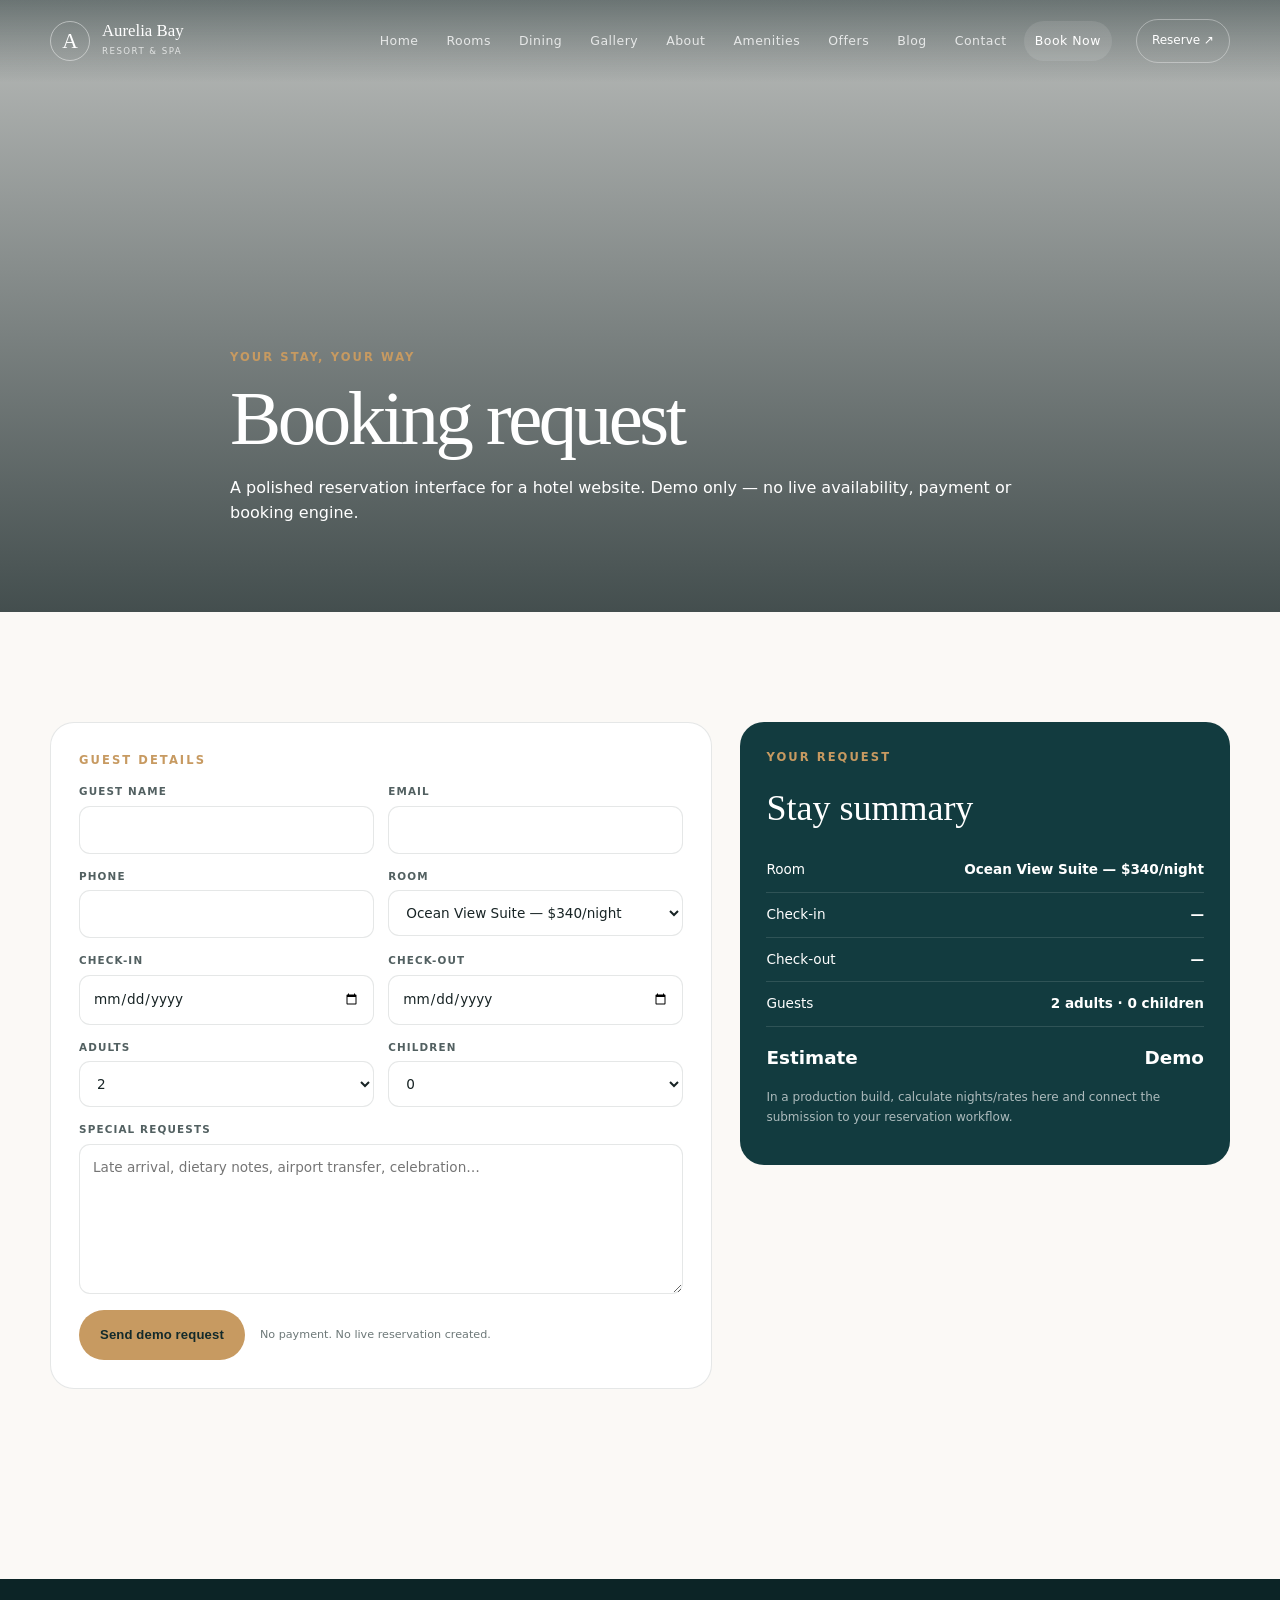
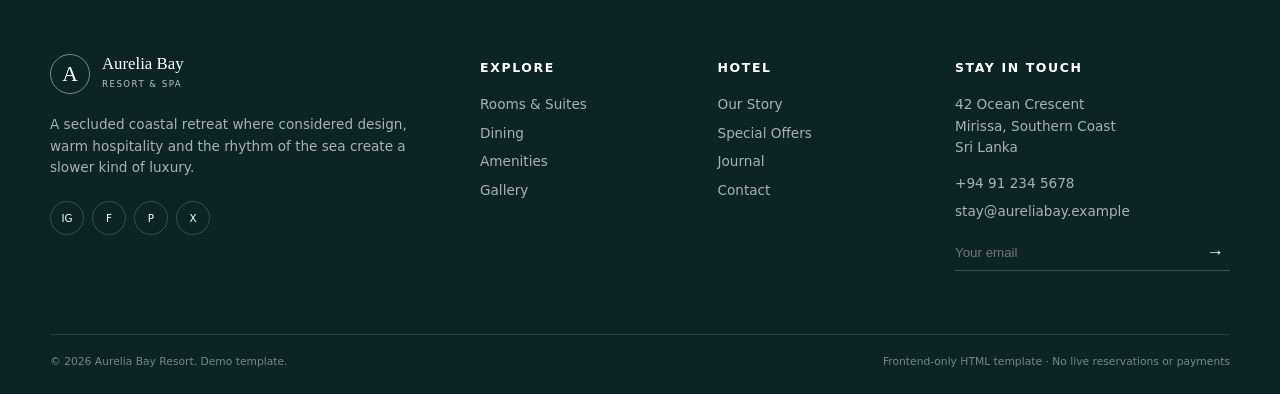
<file: booking.html>
<!doctype html>
<html lang="en">
<head>
<meta charset="utf-8">
<meta name="viewport" content="width=device-width, initial-scale=1">
<title>Booking Request · Aurelia Bay Resort</title>
<meta name="description" content="Send a reservation request to Aurelia Bay Resort using this frontend-only booking UI.">
<meta property="og:title" content="Booking Request · Aurelia Bay Resort">
<meta property="og:description" content="Send a reservation request to Aurelia Bay Resort using this frontend-only booking UI.">
<meta property="og:type" content="website">
<meta property="og:image" content="https://images.unsplash.com/photo-1564501049412-61c2a3083791?auto=format&fit=crop&w=2200&q=85">
<meta name="theme-color" content="#123b3f">
<link rel="preconnect" href="https://images.unsplash.com">
<link rel="stylesheet" href="css/style.css">
<link rel="stylesheet" href="css/responsive.css">

</head>
<body>
<a class="skip-link" href="#main-content">Skip to content</a>
<header class="site-header" id="siteHeader">
  <div class="container nav-wrap">
    <a class="brand" href="index.html" aria-label="Aurelia Bay Resort home"><span class="brand-mark">A</span><span><strong>Aurelia Bay</strong><small>RESORT &amp; SPA</small></span></a>
    <button class="nav-toggle" type="button" aria-expanded="false" aria-controls="primaryNav" aria-label="Open navigation"><span></span><span></span><span></span></button>
    <nav class="primary-nav" id="primaryNav" aria-label="Primary navigation"><a class="nav-link " href="index.html">Home</a>
<a class="nav-link " href="rooms.html">Rooms</a>
<a class="nav-link " href="dining.html">Dining</a>
<a class="nav-link " href="gallery.html">Gallery</a>
<a class="nav-link " href="about.html">About</a>
<a class="nav-link " href="amenities.html">Amenities</a>
<a class="nav-link " href="offers.html">Offers</a>
<a class="nav-link " href="blog.html">Blog</a>
<a class="nav-link " href="contact.html">Contact</a>
<a class="nav-link is-active" href="booking.html">Book Now</a></nav>
    <a class="header-cta" href="booking.html">Reserve <span aria-hidden="true">↗</span></a>
  </div>
</header>
<main id="main-content">
<section class="page-hero" style="--hero-image:url('https://images.unsplash.com/photo-1590490360182-c33d57733427?auto=format&fit=crop&w=1200&q=80')"><div class="container page-hero-content"><p class="eyebrow reveal">Your stay, your way</p><h1 class="display reveal">Booking request</h1><p class="hero-copy reveal">A polished reservation interface for a hotel website. Demo only — no live availability, payment or booking engine.</p></div></section>
<section class="section"><div class="container booking-layout"><div class="form-card"><p class="eyebrow">Guest details</p><form data-booking-form><div class="form-grid"><div class="field"><label for="gname">Guest name</label><input id="gname" name="guestname" required autocomplete="name"></div><div class="field"><label for="gemail">Email</label><input id="gemail" name="email" type="email" required autocomplete="email"></div><div class="field"><label for="gphone">Phone</label><input id="gphone" name="phone" type="tel" required autocomplete="tel"></div><div class="field"><label for="room">Room</label><select id="room" name="room" required><option value="Ocean View Suite">Ocean View Suite — $340/night</option><option value="Garden King">Garden King — $245/night</option><option value="Lagoon Pool Villa">Lagoon Pool Villa — $420/night</option><option value="Family Residence">Family Residence — $395/night</option></select></div><div class="field"><label for="bci">Check-in</label><input id="bci" type="date" name="checkin" required></div><div class="field"><label for="bco">Check-out</label><input id="bco" type="date" name="checkout" required></div><div class="field"><label for="bad">Adults</label><select id="bad" name="adults"><option>2</option><option>1</option><option>3</option><option>4</option></select></div><div class="field"><label for="bch">Children</label><select id="bch" name="children"><option>0</option><option>1</option><option>2</option><option>3</option></select></div><div class="field full"><label for="requests">Special requests</label><textarea id="requests" name="requests" placeholder="Late arrival, dietary notes, airport transfer, celebration…"></textarea></div></div><div class="form-actions"><button class="btn btn-gold" type="submit">Send demo request</button><span class="helper">No payment. No live reservation created.</span></div></form></div><aside class="summary-card"><p class="eyebrow">Your request</p><h2 style="font-family:Georgia,serif;font-size:2.25rem;font-weight:500;margin:0 0 10px">Stay summary</h2><div class="summary-row"><span>Room</span><strong data-summary-room>Ocean View Suite — $340/night</strong></div><div class="summary-row"><span>Check-in</span><strong data-summary-checkin>—</strong></div><div class="summary-row"><span>Check-out</span><strong data-summary-checkout>—</strong></div><div class="summary-row"><span>Guests</span><strong data-summary-guests>2 adults · 0 children</strong></div><div class="summary-total"><span>Estimate</span><span>Demo</span></div><p style="color:rgba(255,255,255,.65);font-size:.75rem;margin-top:16px">In a production build, calculate nights/rates here and connect the submission to your reservation workflow.</p></aside></div></section><div class="modal" data-booking-modal role="dialog" aria-modal="true" aria-labelledby="bookingConfirmTitle"><div class="modal-card"><div class="modal-icon">✓</div><p class="eyebrow" style="margin-top:18px">Request received</p><h2 id="bookingConfirmTitle" style="font-family:Georgia,serif;font-size:2.4rem;font-weight:500;line-height:1.05;margin:0 0 10px">Your demo request is ready.</h2><p class="muted">This template intentionally stops here. Connect the form to email, a CRM or a real reservation backend for production use.</p><button class="btn" data-modal-close type="button" style="margin-top:10px">Close</button></div></div>
</main>
<footer class="site-footer">
  <div class="container footer-grid">
    <div>
      <a class="brand footer-brand" href="index.html"><span class="brand-mark">A</span><span><strong>Aurelia Bay</strong><small>RESORT &amp; SPA</small></span></a>
      <p class="footer-lead">A secluded coastal retreat where considered design, warm hospitality and the rhythm of the sea create a slower kind of luxury.</p>
      <div class="socials" aria-label="Social media">
        <a href="#" aria-label="Instagram">ig</a><a href="#" aria-label="Facebook">f</a><a href="#" aria-label="Pinterest">p</a><a href="#" aria-label="X">x</a>
      </div>
    </div>
    <div><h3>Explore</h3><a href="rooms.html">Rooms &amp; Suites</a><a href="dining.html">Dining</a><a href="amenities.html">Amenities</a><a href="gallery.html">Gallery</a></div>
    <div><h3>Hotel</h3><a href="about.html">Our Story</a><a href="offers.html">Special Offers</a><a href="blog.html">Journal</a><a href="contact.html">Contact</a></div>
    <div><h3>Stay in touch</h3><p class="footer-contact">42 Ocean Crescent<br>Mirissa, Southern Coast<br>Sri Lanka</p><a href="tel:+94912345678">+94 91 234 5678</a><a href="mailto:stay@aureliabay.example">stay@aureliabay.example</a><form class="mini-newsletter" data-newsletter><label class="sr-only" for="footerEmail">Email address</label><input id="footerEmail" type="email" placeholder="Your email" required><button type="submit" aria-label="Subscribe">→</button></form><p class="form-status" aria-live="polite"></p></div>
  </div>
  <div class="container footer-bottom"><span>© <span data-year></span> Aurelia Bay Resort. Demo template.</span><span>Frontend-only HTML template · No live reservations or payments</span></div>
</footer>
<button class="back-top" type="button" aria-label="Back to top">↑</button>
<div class="toast" role="status" aria-live="polite"></div>
<script src="js/script.js" defer></script>
</body>
</html>
</file>
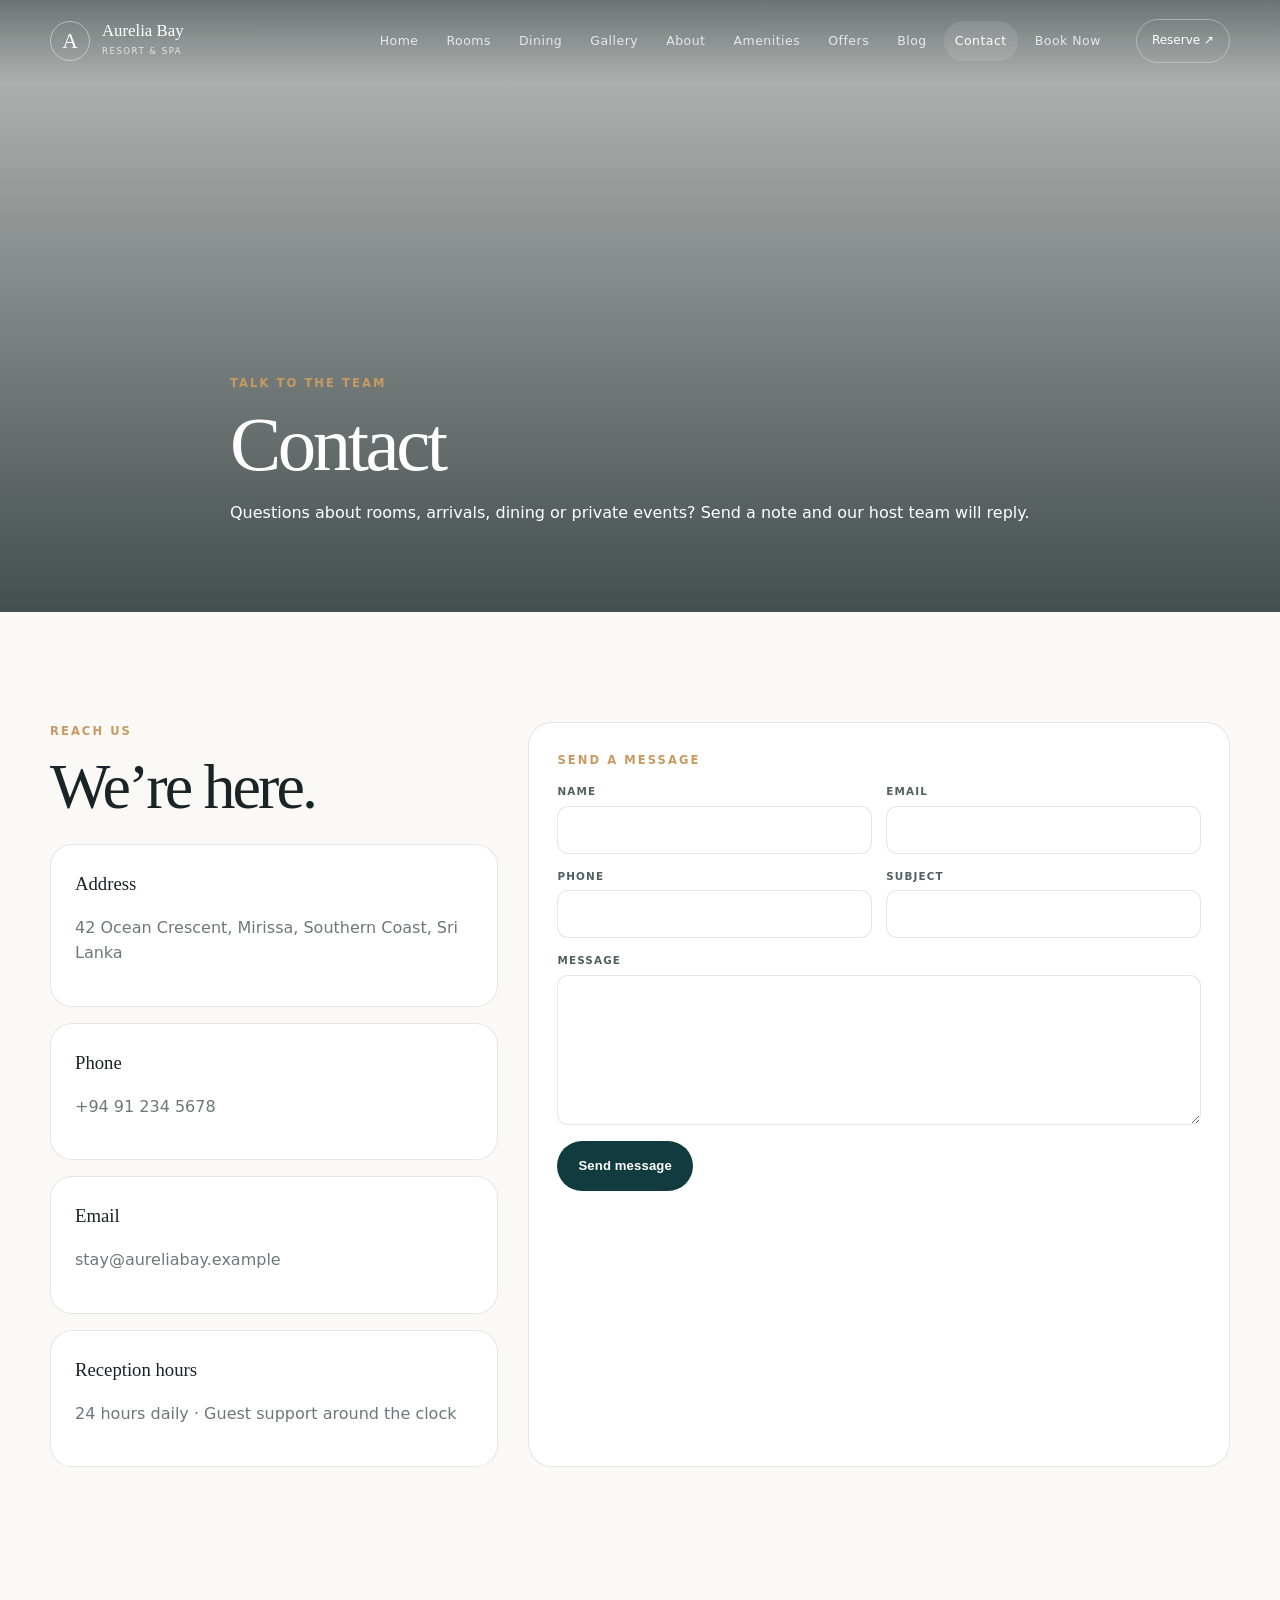
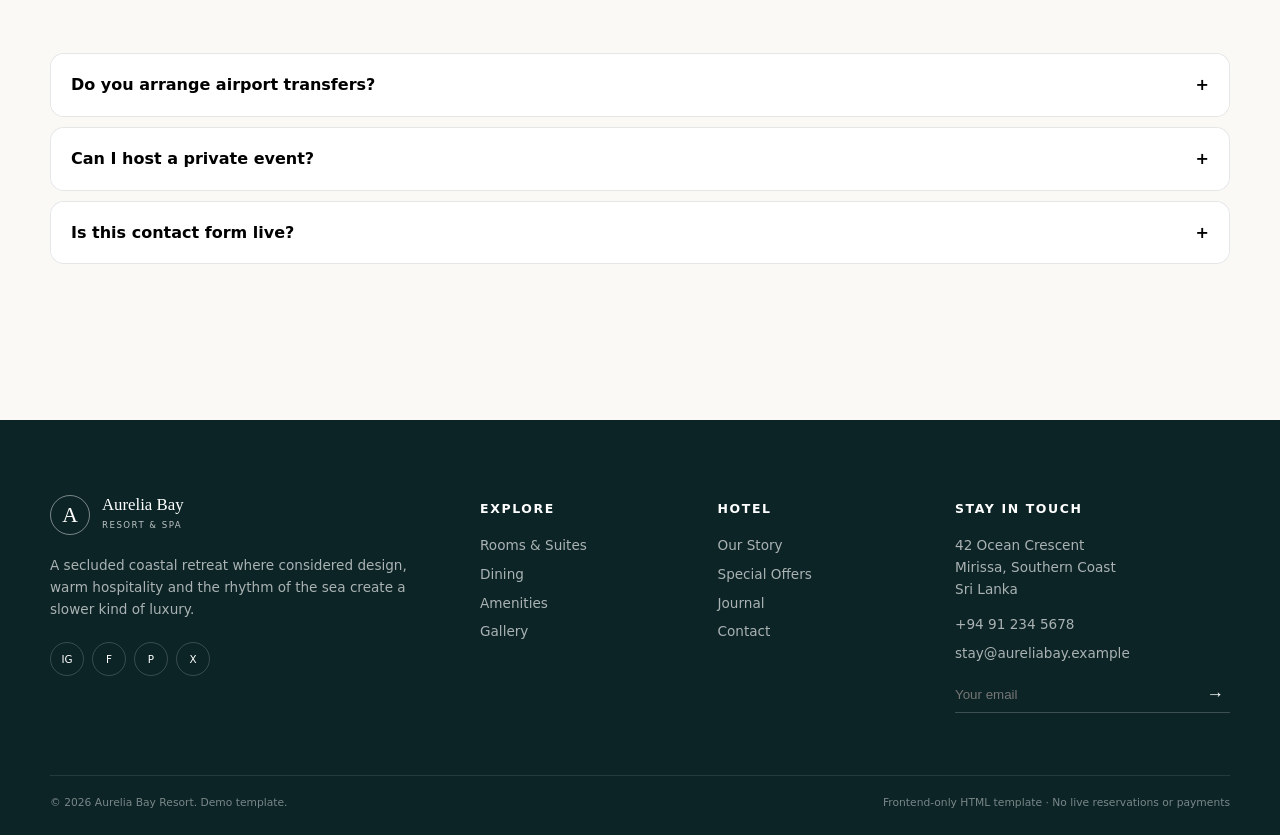
<file: contact.html>
<!doctype html>
<html lang="en">
<head>
<meta charset="utf-8">
<meta name="viewport" content="width=device-width, initial-scale=1">
<title>Contact · Aurelia Bay Resort</title>
<meta name="description" content="Contact Aurelia Bay Resort for stays, transfers, private events and general enquiries.">
<meta property="og:title" content="Contact · Aurelia Bay Resort">
<meta property="og:description" content="Contact Aurelia Bay Resort for stays, transfers, private events and general enquiries.">
<meta property="og:type" content="website">
<meta property="og:image" content="https://images.unsplash.com/photo-1564501049412-61c2a3083791?auto=format&fit=crop&w=2200&q=85">
<meta name="theme-color" content="#123b3f">
<link rel="preconnect" href="https://images.unsplash.com">
<link rel="stylesheet" href="css/style.css">
<link rel="stylesheet" href="css/responsive.css">

</head>
<body>
<a class="skip-link" href="#main-content">Skip to content</a>
<header class="site-header" id="siteHeader">
  <div class="container nav-wrap">
    <a class="brand" href="index.html" aria-label="Aurelia Bay Resort home"><span class="brand-mark">A</span><span><strong>Aurelia Bay</strong><small>RESORT &amp; SPA</small></span></a>
    <button class="nav-toggle" type="button" aria-expanded="false" aria-controls="primaryNav" aria-label="Open navigation"><span></span><span></span><span></span></button>
    <nav class="primary-nav" id="primaryNav" aria-label="Primary navigation"><a class="nav-link " href="index.html">Home</a>
<a class="nav-link " href="rooms.html">Rooms</a>
<a class="nav-link " href="dining.html">Dining</a>
<a class="nav-link " href="gallery.html">Gallery</a>
<a class="nav-link " href="about.html">About</a>
<a class="nav-link " href="amenities.html">Amenities</a>
<a class="nav-link " href="offers.html">Offers</a>
<a class="nav-link " href="blog.html">Blog</a>
<a class="nav-link is-active" href="contact.html">Contact</a>
<a class="nav-link " href="booking.html">Book Now</a></nav>
    <a class="header-cta" href="booking.html">Reserve <span aria-hidden="true">↗</span></a>
  </div>
</header>
<main id="main-content">
<section class="page-hero" style="--hero-image:url('https://images.unsplash.com/photo-1497366754035-f200968a6e72?auto=format&fit=crop&w=1200&q=80')"><div class="container page-hero-content"><p class="eyebrow reveal">Talk to the team</p><h1 class="display reveal">Contact</h1><p class="hero-copy reveal">Questions about rooms, arrivals, dining or private events? Send a note and our host team will reply.</p></div></section>
<section class="section"><div class="container contact-layout"><div><p class="eyebrow">Reach us</p><h2 class="display" style="font-size:clamp(2.8rem,5vw,4.7rem)">We’re here.</h2><div class="contact-stack" style="margin-top:24px"><div class="contact-card"><h3>Address</h3><p class="muted">42 Ocean Crescent, Mirissa, Southern Coast, Sri Lanka</p></div><div class="contact-card"><h3>Phone</h3><p class="muted">+94 91 234 5678</p></div><div class="contact-card"><h3>Email</h3><p class="muted">stay@aureliabay.example</p></div><div class="contact-card"><h3>Reception hours</h3><p class="muted">24 hours daily · Guest support around the clock</p></div></div></div><div class="form-card"><p class="eyebrow">Send a message</p><form data-contact-form><div class="form-grid"><div class="field"><label for="name">Name</label><input id="name" name="name" autocomplete="name" required></div><div class="field"><label for="email">Email</label><input id="email" name="email" type="email" autocomplete="email" required></div><div class="field"><label for="phone">Phone</label><input id="phone" name="phone" type="tel" autocomplete="tel"></div><div class="field"><label for="subject">Subject</label><input id="subject" name="subject" required></div><div class="field full"><label for="message">Message</label><textarea id="message" name="message" required></textarea></div></div><div class="form-actions"><button class="btn" type="submit">Send message</button><span class="form-status" data-contact-status aria-live="polite"></span></div></form></div></div></section>
<section class="section tight"><div class="container"><div class="faq"><article class="faq-item"><button class="faq-q" type="button" aria-expanded="false">Do you arrange airport transfers?<span>+</span></button><div class="faq-a"><p>Yes. Request a private transfer when booking or message the host team before arrival.</p></div></article><article class="faq-item"><button class="faq-q" type="button" aria-expanded="false">Can I host a private event?<span>+</span></button><div class="faq-a"><p>Small celebrations, dinners and retreats can be arranged around the restaurant and event spaces.</p></div></article><article class="faq-item"><button class="faq-q" type="button" aria-expanded="false">Is this contact form live?<span>+</span></button><div class="faq-a"><p>No. This marketplace template includes frontend validation only. Connect it to your preferred email/form service before launch.</p></div></article></div></div></section>
</main>
<footer class="site-footer">
  <div class="container footer-grid">
    <div>
      <a class="brand footer-brand" href="index.html"><span class="brand-mark">A</span><span><strong>Aurelia Bay</strong><small>RESORT &amp; SPA</small></span></a>
      <p class="footer-lead">A secluded coastal retreat where considered design, warm hospitality and the rhythm of the sea create a slower kind of luxury.</p>
      <div class="socials" aria-label="Social media">
        <a href="#" aria-label="Instagram">ig</a><a href="#" aria-label="Facebook">f</a><a href="#" aria-label="Pinterest">p</a><a href="#" aria-label="X">x</a>
      </div>
    </div>
    <div><h3>Explore</h3><a href="rooms.html">Rooms &amp; Suites</a><a href="dining.html">Dining</a><a href="amenities.html">Amenities</a><a href="gallery.html">Gallery</a></div>
    <div><h3>Hotel</h3><a href="about.html">Our Story</a><a href="offers.html">Special Offers</a><a href="blog.html">Journal</a><a href="contact.html">Contact</a></div>
    <div><h3>Stay in touch</h3><p class="footer-contact">42 Ocean Crescent<br>Mirissa, Southern Coast<br>Sri Lanka</p><a href="tel:+94912345678">+94 91 234 5678</a><a href="mailto:stay@aureliabay.example">stay@aureliabay.example</a><form class="mini-newsletter" data-newsletter><label class="sr-only" for="footerEmail">Email address</label><input id="footerEmail" type="email" placeholder="Your email" required><button type="submit" aria-label="Subscribe">→</button></form><p class="form-status" aria-live="polite"></p></div>
  </div>
  <div class="container footer-bottom"><span>© <span data-year></span> Aurelia Bay Resort. Demo template.</span><span>Frontend-only HTML template · No live reservations or payments</span></div>
</footer>
<button class="back-top" type="button" aria-label="Back to top">↑</button>
<div class="toast" role="status" aria-live="polite"></div>
<script src="js/script.js" defer></script>
</body>
</html>
</file>
<file: css/style.css>
:root{--primary:#123b3f;--primary-2:#1c5051;--accent:#c79a61;--accent-2:#e2c397;--sand:#f5efe7;--paper:#fbf9f6;--ink:#182425;--muted:#6d7878;--white:#fff;--border:rgba(24,36,37,.11);--radius:22px;--radius-sm:14px;--shadow:0 18px 50px rgba(12,31,32,.10);--container:1180px;--ease:cubic-bezier(.2,.75,.2,1)}
*{box-sizing:border-box}html{scroll-behavior:smooth}body{margin:0;background:var(--paper);color:var(--ink);font-family:Inter,ui-sans-serif,system-ui,-apple-system,BlinkMacSystemFont,"Segoe UI",sans-serif;line-height:1.6}img{max-width:100%;display:block}a{color:inherit;text-decoration:none}.container{width:min(100% - 40px,var(--container));margin-inline:auto}.sr-only,.skip-link{position:absolute;width:1px;height:1px;padding:0;margin:-1px;overflow:hidden;clip:rect(0,0,0,0);white-space:nowrap;border:0}.skip-link:focus{width:auto;height:auto;margin:0;clip:auto;padding:10px 14px;left:14px;top:14px;background:#fff;z-index:9999;border-radius:8px}.display{font-family:Georgia,serif;font-weight:500;letter-spacing:-.045em;line-height:1.02;font-size:clamp(2.9rem,6vw,6.5rem);margin:0}.eyebrow{text-transform:uppercase;letter-spacing:.18em;font-size:.72rem;color:var(--accent);font-weight:800;margin:0 0 14px}.muted{color:var(--muted)}.section{padding:110px 0}.section.tight{padding:76px 0}.section-head{display:flex;justify-content:space-between;gap:24px;align-items:flex-end;margin-bottom:40px}.section-head h2{font-family:Georgia,serif;font-weight:500;font-size:clamp(2rem,4vw,3.7rem);line-height:1.05;letter-spacing:-.04em;margin:.1em 0 0}.section-head p{max-width:520px;color:var(--muted);margin:0}.site-header{position:fixed;inset:0 0 auto;z-index:1000;transition:.35s ease;background:linear-gradient(180deg,rgba(8,26,27,.45),transparent)}.site-header.scrolled{background:rgba(12,32,33,.96);backdrop-filter:blur(18px);box-shadow:0 12px 40px rgba(0,0,0,.12)}.nav-wrap{min-height:82px;display:flex;align-items:center;gap:24px}.brand{display:flex;align-items:center;gap:12px;color:#fff;min-width:max-content}.brand-mark{width:40px;height:40px;border:1px solid rgba(255,255,255,.45);border-radius:50%;display:grid;place-items:center;font-family:Georgia,serif;font-size:1.35rem}.brand strong{display:block;font-family:Georgia,serif;font-size:1.05rem;font-weight:500;line-height:1}.brand small{display:block;font-size:.54rem;letter-spacing:.17em;margin-top:5px;opacity:.72}.primary-nav{display:flex;align-items:center;gap:6px;margin-left:auto}.nav-link{color:rgba(255,255,255,.78);padding:10px 11px;border-radius:999px;font-size:.78rem;letter-spacing:.04em;transition:.25s ease}.nav-link:hover,.nav-link.is-active{color:#fff;background:rgba(255,255,255,.1)}.header-cta{border:1px solid rgba(255,255,255,.35);color:#fff;border-radius:999px;padding:11px 15px;font-size:.75rem;white-space:nowrap}.header-cta:hover{background:#fff;color:var(--primary)}.nav-toggle{display:none;margin-left:auto;border:0;background:transparent;color:#fff;width:46px;height:46px;border-radius:50%}.nav-toggle span{display:block;width:20px;height:1px;background:currentColor;margin:5px auto}.hero{min-height:100svh;color:#fff;position:relative;display:grid;align-items:end;padding:150px 0 70px;background:linear-gradient(180deg,rgba(6,21,22,.30),rgba(6,21,22,.72)),url('https://images.unsplash.com/photo-1564501049412-61c2a3083791?auto=format&fit=crop&w=2200&q=85') center/cover}.hero-content{max-width:880px}.hero .hero-copy{max-width:640px;font-size:1.1rem;color:rgba(255,255,255,.82);margin:20px 0 28px}.hero-actions{display:flex;gap:12px;flex-wrap:wrap}.btn{display:inline-flex;align-items:center;justify-content:center;gap:10px;border:1px solid transparent;min-height:50px;padding:0 20px;border-radius:999px;background:var(--primary);color:#fff;font-weight:700;font-size:.82rem;letter-spacing:.01em;transition:transform .25s ease,box-shadow .25s ease,background .25s ease}.btn:hover{transform:translateY(-2px);box-shadow:0 14px 30px rgba(14,50,51,.18)}.btn.btn-light{background:#fff;color:var(--primary)}.btn.btn-outline{background:transparent;border-color:rgba(255,255,255,.45);color:#fff}.btn.btn-gold{background:var(--accent);color:#132a2b}.btn-small{min-height:42px;padding-inline:16px;font-size:.75rem}.booking-shell{position:relative;margin-top:-55px;z-index:10}.booking-box{background:rgba(255,255,255,.96);backdrop-filter:blur(20px);border:1px solid rgba(255,255,255,.6);border-radius:20px;box-shadow:0 20px 60px rgba(13,38,39,.18);padding:18px}.booking-grid{display:grid;grid-template-columns:1.15fr 1.15fr .75fr .75fr 1fr auto;gap:10px}.field{display:flex;flex-direction:column;gap:6px}.field label{font-size:.65rem;letter-spacing:.11em;text-transform:uppercase;font-weight:800;color:#526061}.field input,.field select,.field textarea{width:100%;border:1px solid var(--border);background:#fff;color:var(--ink);border-radius:11px;padding:12px 13px;min-height:46px;font:inherit;font-size:.85rem;outline:none}.field input:focus,.field select:focus,.field textarea:focus{border-color:var(--primary-2);box-shadow:0 0 0 3px rgba(28,80,81,.1)}.booking-box .btn{margin-top:24px;min-height:46px}.split{display:flex;justify-content:space-between;gap:16px;align-items:start}.price{font-size:1.05rem;font-weight:800;color:var(--primary);white-space:nowrap}.price small{font-weight:500;color:var(--muted);font-size:.7rem}.intro-grid{display:grid;grid-template-columns:1fr 1fr;gap:70px;align-items:center}.intro-media{border-radius:28px;overflow:hidden;box-shadow:var(--shadow)}.intro-media img{width:100%;aspect-ratio:4/4.8;object-fit:cover}.copy-lg{font-family:Georgia,serif;font-size:clamp(1.7rem,3vw,2.6rem);line-height:1.25;letter-spacing:-.03em;margin:0 0 22px}.copy{color:var(--muted);max-width:650px}.text-link{display:inline-flex;align-items:center;gap:9px;font-size:.8rem;font-weight:800;color:var(--primary);margin-top:8px}.text-link:hover{gap:13px}.rooms-grid{display:grid;grid-template-columns:repeat(3,1fr);gap:22px}.room-card,.offer-card,.blog-card,.icon-card,.menu-card,.contact-card{background:#fff;border:1px solid var(--border);border-radius:var(--radius);overflow:hidden}.media-wrap{position:relative;overflow:hidden}.media-wrap img{width:100%;aspect-ratio:1.35;object-fit:cover;transition:transform .6s var(--ease)}.room-card:hover img,.offer-card:hover img,.blog-card:hover img{transform:scale(1.045)}.media-tag{position:absolute;top:14px;left:14px;background:rgba(255,255,255,.88);backdrop-filter:blur(8px);padding:6px 9px;border-radius:999px;font-size:.62rem;text-transform:uppercase;letter-spacing:.09em;font-weight:800}.room-card-body,.offer-body,.blog-body{padding:20px}.room-card h3,.offer-card h3,.blog-card h3,.icon-card h3,.menu-card h3{font-family:Georgia,serif;font-weight:500;margin:0;font-size:1.35rem;line-height:1.1}.room-card-body p,.offer-body p,.blog-body p,.icon-card p,.menu-card p{color:var(--muted);font-size:.86rem;margin:10px 0 14px}.meta-list{display:flex;flex-wrap:wrap;gap:8px;margin-bottom:18px}.meta-list span{font-size:.68rem;background:var(--sand);border-radius:999px;padding:5px 8px;color:#586263}.card-actions{display:flex;justify-content:space-between;align-items:center;gap:14px;border-top:1px solid var(--border);padding-top:15px}.amenities-grid{display:grid;grid-template-columns:repeat(4,1fr);gap:18px}.icon-card{padding:22px}.icon-badge{width:44px;height:44px;border-radius:13px;background:var(--sand);display:grid;place-items:center;color:var(--primary);font-weight:800;font-size:1.05rem;margin-bottom:16px}.icon-card h3{font-size:1.1rem}.dining-band{background:var(--primary);color:#fff;border-radius:34px;padding:60px;display:grid;grid-template-columns:1.1fr .9fr;gap:45px;align-items:center;overflow:hidden}.dining-band .copy{color:rgba(255,255,255,.7)}.dining-images{display:grid;grid-template-columns:1fr 1fr;gap:12px}.dining-images img{width:100%;height:220px;object-fit:cover;border-radius:18px}.dining-images img:first-child{grid-column:span 2;height:275px}.offer-grid{display:grid;grid-template-columns:repeat(3,1fr);gap:20px}.offer-card img{aspect-ratio:1.3;object-fit:cover}.offer-body .offer-price{font-size:1.25rem;font-weight:800;color:var(--primary);margin-top:4px}.offer-meta{font-size:.7rem;color:var(--muted);letter-spacing:.06em;text-transform:uppercase}.gallery-preview{display:grid;grid-template-columns:1.15fr .85fr .85fr;grid-template-rows:220px 220px;gap:12px}.gallery-preview a{display:block;border-radius:17px;overflow:hidden;position:relative}.gallery-preview a:first-child{grid-row:span 2}.gallery-preview a img{width:100%;height:100%;object-fit:cover;transition:.5s ease}.gallery-preview a:hover img{transform:scale(1.045)}.testimonial-wrap{position:relative;overflow:hidden}.testimonial-track{display:flex;transition:transform .5s var(--ease)}.testimonial{min-width:100%;background:#fff;border:1px solid var(--border);border-radius:26px;padding:36px}.stars{color:var(--accent);letter-spacing:.15em}.testimonial blockquote{font-family:Georgia,serif;font-size:clamp(1.35rem,3vw,2.2rem);line-height:1.3;margin:18px 0 22px;max-width:900px}.slider-controls{display:flex;gap:8px}.slider-controls button{width:42px;height:42px;border-radius:50%;border:1px solid var(--border);background:#fff;cursor:pointer}.location-grid{display:grid;grid-template-columns:.8fr 1.2fr;gap:22px}.contact-stack{display:grid;gap:16px}.contact-card{padding:24px}.contact-card h3{font-family:Georgia,serif;margin:0 0 8px;font-weight:500}.map-placeholder{min-height:420px;border-radius:28px;background:linear-gradient(135deg,#dbe6df,#bdd3d0 45%,#dfe0d6);position:relative;overflow:hidden;border:1px solid var(--border)}.map-placeholder:before{content:"";position:absolute;inset:0;background-image:linear-gradient(rgba(255,255,255,.24) 1px,transparent 1px),linear-gradient(90deg,rgba(255,255,255,.24) 1px,transparent 1px);background-size:42px 42px;transform:rotate(4deg) scale(1.15)}.map-pin{position:absolute;inset:50% auto auto 50%;transform:translate(-50%,-50%);width:64px;height:64px;border-radius:50% 50% 50% 0;rotate:-45deg;background:var(--primary);box-shadow:0 16px 30px rgba(0,0,0,.15)}.map-pin span{position:absolute;inset:13px;background:#fff;border-radius:50%}.newsletter{background:var(--sand);padding:50px;border-radius:30px;display:flex;align-items:center;justify-content:space-between;gap:28px}.newsletter-form{display:flex;gap:8px;min-width:min(100%,450px)}.newsletter-form input{flex:1;min-height:48px;border-radius:999px;border:1px solid var(--border);padding:0 16px;font:inherit}.site-footer{margin-top:80px;background:#0c2426;color:#fff;padding:75px 0 24px}.footer-grid{display:grid;grid-template-columns:1.4fr .7fr .7fr 1fr;gap:45px}.footer-brand{margin-bottom:20px}.footer-lead,.footer-contact,.site-footer a:not(.brand){color:rgba(255,255,255,.65);font-size:.85rem}.footer-grid h3{font-size:.78rem;letter-spacing:.13em;text-transform:uppercase;margin:4px 0 16px}.footer-grid>div:not(:first-child) a{display:block;margin:7px 0}.socials{display:flex;gap:8px;margin-top:22px}.socials a{display:grid!important;place-items:center;width:34px;height:34px;border-radius:50%;border:1px solid rgba(255,255,255,.18);color:#fff!important;text-transform:uppercase;font-size:.65rem!important}.mini-newsletter{display:flex;margin-top:12px;border-bottom:1px solid rgba(255,255,255,.2)}.mini-newsletter input{flex:1;background:transparent;border:0;color:#fff;outline:0;padding:10px 0}.mini-newsletter button{background:transparent;border:0;color:#fff;font-size:1.1rem;cursor:pointer}.footer-bottom{border-top:1px solid rgba(255,255,255,.1);margin-top:50px;padding-top:18px;display:flex;justify-content:space-between;gap:15px;font-size:.67rem;color:rgba(255,255,255,.45)}.page-hero{min-height:68vh;display:grid;align-items:end;color:#fff;background:linear-gradient(180deg,rgba(6,21,22,.26),rgba(6,21,22,.75)),var(--hero-image) center/cover;padding:150px 0 70px}.page-hero-content{max-width:820px}.filter-bar{display:flex;gap:10px;align-items:center;flex-wrap:wrap;padding:16px;border:1px solid var(--border);background:#fff;border-radius:18px;box-shadow:0 8px 30px rgba(0,0,0,.04);margin-bottom:26px}.filter-bar select{min-height:42px;border:1px solid var(--border);background:#fff;border-radius:999px;padding:0 13px;color:var(--ink);font:inherit;font-size:.8rem}.filter-note{margin-left:auto;color:var(--muted);font-size:.76rem}.gallery-grid{columns:3 280px;column-gap:14px}.gallery-item{break-inside:avoid;margin:0 0 14px;position:relative}.gallery-item img{width:100%;border-radius:18px;cursor:pointer}.gallery-item figcaption{position:absolute;left:12px;bottom:12px;padding:5px 8px;background:rgba(0,0,0,.48);color:#fff;border-radius:999px;font-size:.62rem;backdrop-filter:blur(5px)}.category-pills{display:flex;flex-wrap:wrap;gap:9px;margin-bottom:28px}.pill{border:1px solid var(--border);background:#fff;border-radius:999px;padding:9px 14px;font-size:.75rem;cursor:pointer}.pill.is-active,.pill:hover{background:var(--primary);color:#fff;border-color:var(--primary)}.lightbox{position:fixed;inset:0;background:rgba(7,20,21,.92);display:none;align-items:center;justify-content:center;z-index:2000;padding:24px}.lightbox.is-open{display:flex}.lightbox img{max-width:min(92vw,1200px);max-height:86vh;object-fit:contain;border-radius:16px}.lightbox-close{position:absolute;top:20px;right:20px;width:46px;height:46px;border-radius:50%;border:1px solid rgba(255,255,255,.25);background:rgba(255,255,255,.08);color:#fff;font-size:1.4rem}.details-grid{display:grid;grid-template-columns:1.15fr .85fr;gap:45px;align-items:start}.gallery-main{border-radius:24px;overflow:hidden}.gallery-main img{width:100%;aspect-ratio:1.35;object-fit:cover}.thumb-row{display:grid;grid-template-columns:repeat(4,1fr);gap:8px;margin-top:8px}.thumb-row button{padding:0;border:0;background:none;cursor:pointer;border-radius:10px;overflow:hidden}.thumb-row img{aspect-ratio:1.4;object-fit:cover}.sticky-card{position:sticky;top:112px}.spec-grid{display:grid;grid-template-columns:repeat(2,1fr);gap:10px;margin:20px 0}.spec{background:var(--sand);padding:12px;border-radius:12px}.spec b{display:block;font-size:.7rem;text-transform:uppercase;letter-spacing:.09em;color:var(--muted);margin-bottom:3px}.details-card{background:#fff;border:1px solid var(--border);border-radius:22px;padding:26px}.details-card h2{font-family:Georgia,serif;font-size:2.5rem;font-weight:500;line-height:1.04;letter-spacing:-.04em;margin:0}.details-card hr{border:0;border-top:1px solid var(--border);margin:22px 0}.check-list{display:grid;grid-template-columns:repeat(2,1fr);gap:10px;padding:0;margin:0;list-style:none}.check-list li:before{content:'✓';color:var(--accent);margin-right:8px}.availability{display:grid;grid-template-columns:1fr 1fr;gap:10px}.menu-grid{display:grid;grid-template-columns:repeat(3,1fr);gap:18px}.menu-card{padding:0}.menu-card img{aspect-ratio:1.25;object-fit:cover}.menu-card .menu-info{padding:18px}.menu-card .menu-price{font-weight:800;color:var(--primary)}.about-story{display:grid;grid-template-columns:.95fr 1.05fr;gap:55px;align-items:center}.about-story img{border-radius:26px;aspect-ratio:1.05;object-fit:cover}.timeline{border-left:1px solid var(--border);padding-left:26px;display:grid;gap:24px}.timeline article{position:relative}.timeline article:before{content:"";position:absolute;left:-31px;top:9px;width:9px;height:9px;border-radius:50%;background:var(--accent)}.timeline h3{font-family:Georgia,serif;margin:0}.blog-grid{display:grid;grid-template-columns:repeat(3,1fr);gap:20px}.blog-card img{aspect-ratio:1.35;object-fit:cover}.blog-date{font-size:.66rem;text-transform:uppercase;letter-spacing:.1em;color:var(--accent);font-weight:800}.article{max-width:840px;margin-inline:auto}.article-hero img{width:100%;aspect-ratio:1.8;object-fit:cover;border-radius:28px}.article-content{font-size:1.05rem;color:#425252}.article-content h2{font-family:Georgia,serif;font-size:2rem;color:var(--ink);margin-top:40px}.article-content blockquote{font-family:Georgia,serif;font-size:1.8rem;line-height:1.3;color:var(--primary);padding-left:25px;border-left:2px solid var(--accent)}.article-meta{display:flex;gap:14px;flex-wrap:wrap;font-size:.72rem;text-transform:uppercase;letter-spacing:.09em;color:var(--muted);margin:16px 0 32px}.contact-layout{display:grid;grid-template-columns:.78fr 1.22fr;gap:30px}.form-card{background:#fff;border:1px solid var(--border);border-radius:24px;padding:28px}.form-grid{display:grid;grid-template-columns:1fr 1fr;gap:14px}.field.full{grid-column:1/-1}.form-card textarea{min-height:150px;resize:vertical}.form-actions{display:flex;align-items:center;gap:15px;margin-top:16px}.form-status{font-size:.8rem;color:var(--muted)}.faq{display:grid;gap:10px}.faq-item{border:1px solid var(--border);border-radius:14px;background:#fff;overflow:hidden}.faq-q{width:100%;border:0;background:#fff;padding:18px 20px;text-align:left;font:inherit;font-weight:800;display:flex;justify-content:space-between;cursor:pointer}.faq-a{max-height:0;overflow:hidden;transition:max-height .35s ease}.faq-a p{padding:0 20px 18px;margin:0;color:var(--muted)}.faq-item.is-open .faq-a{max-height:220px}.booking-layout{display:grid;grid-template-columns:1.15fr .85fr;gap:28px;align-items:start}.summary-card{background:var(--primary);color:#fff;border-radius:24px;padding:26px;position:sticky;top:110px}.summary-row{display:flex;justify-content:space-between;gap:12px;padding:11px 0;border-bottom:1px solid rgba(255,255,255,.12);font-size:.85rem}.summary-total{display:flex;justify-content:space-between;font-size:1.15rem;padding-top:16px;font-weight:800}.modal{position:fixed;inset:0;display:none;align-items:center;justify-content:center;background:rgba(4,17,18,.62);z-index:2100;padding:20px}.modal.is-open{display:flex}.modal-card{background:#fff;max-width:560px;width:100%;border-radius:24px;padding:30px;box-shadow:0 30px 80px rgba(0,0,0,.25)}.modal-icon{width:56px;height:56px;border-radius:50%;background:var(--sand);display:grid;place-items:center;color:var(--primary);font-size:1.35rem}.back-top{position:fixed;right:18px;bottom:18px;width:44px;height:44px;border-radius:50%;border:1px solid var(--border);background:#fff;color:var(--primary);display:none;z-index:900;box-shadow:0 8px 20px rgba(0,0,0,.12);cursor:pointer}.back-top.is-visible{display:block}.toast{position:fixed;bottom:22px;left:50%;transform:translate(-50%,20px);background:#102f30;color:#fff;padding:12px 16px;border-radius:999px;font-size:.78rem;opacity:0;pointer-events:none;transition:.3s ease;z-index:2200}.toast.show{opacity:1;transform:translate(-50%,0)}.reveal{opacity:0;transform:translateY(18px);transition:opacity .7s ease,transform .7s var(--ease)}.reveal.in-view{opacity:1;transform:none}.hide{display:none!important}.price-range{width:160px}.helper{font-size:.7rem;color:var(--muted)}
</file>
<file: css/responsive.css>
@media (max-width:1100px){.primary-nav{display:none}.nav-toggle{display:block}.header-cta{margin-left:0}.primary-nav.is-open{position:absolute;top:76px;left:20px;right:20px;display:grid;gap:4px;padding:12px;background:rgba(11,33,34,.98);border-radius:20px;box-shadow:0 20px 50px rgba(0,0,0,.25)}.primary-nav.is-open .nav-link{padding:12px 14px}.rooms-grid,.offer-grid,.blog-grid,.menu-grid{grid-template-columns:repeat(2,1fr)}.amenities-grid{grid-template-columns:repeat(3,1fr)}.booking-grid{grid-template-columns:repeat(3,1fr)}.booking-box .btn{margin-top:0}.dining-band{padding:40px;grid-template-columns:1fr}.footer-grid{grid-template-columns:1.3fr 1fr 1fr}.location-grid,.details-grid,.contact-layout,.booking-layout,.about-story{grid-template-columns:1fr}.sticky-card,.summary-card{position:static}.gallery-preview{grid-template-columns:1fr 1fr}.gallery-preview a:first-child{grid-row:auto;grid-column:span 2;height:300px}.gallery-preview a{height:210px}}
@media (max-width:760px){.container{width:min(100% - 28px,var(--container))}.nav-wrap{min-height:72px}.brand-mark{width:36px;height:36px}.section{padding:76px 0}.section.tight{padding:58px 0}.display{font-size:clamp(2.55rem,12vw,4.7rem)}.hero{padding:130px 0 44px}.hero .hero-copy{font-size:.98rem}.page-hero{min-height:58vh;padding:125px 0 50px}.hero-actions{width:100%}.hero-actions .btn{flex:1}.booking-shell{margin-top:-28px}.booking-grid{grid-template-columns:1fr 1fr}.booking-grid .full-mobile{grid-column:1/-1}.rooms-grid,.offer-grid,.blog-grid,.menu-grid,.amenities-grid{grid-template-columns:1fr}.section-head{align-items:flex-start;flex-direction:column}.intro-grid{gap:36px}.dining-band{padding:28px}.dining-images{grid-template-columns:1fr}.dining-images img:first-child{grid-column:auto}.newsletter{padding:28px;display:grid}.newsletter-form{min-width:0}.location-grid{gap:18px}.map-placeholder{min-height:320px}.gallery-preview{grid-template-columns:1fr}.gallery-preview a:first-child{grid-column:auto}.gallery-preview a{height:210px}.form-grid{grid-template-columns:1fr}.field.full{grid-column:auto}.check-list{grid-template-columns:1fr}.availability{grid-template-columns:1fr}.footer-grid{grid-template-columns:1fr 1fr}.footer-grid>div:first-child{grid-column:1/-1}.footer-bottom{flex-direction:column}.spec-grid{grid-template-columns:1fr}.thumb-row{grid-template-columns:repeat(4,1fr)}.details-card h2{font-size:2rem}.testimonial{padding:26px}.filter-note{width:100%;margin-left:0}.filter-bar{align-items:stretch}.filter-bar select{flex:1;min-width:140px}}
@media (max-width:450px){.container{width:min(100% - 22px,var(--container))}.header-cta{display:none}.hero{padding-top:120px}.booking-grid{grid-template-columns:1fr}.booking-grid .full-mobile{grid-column:auto}.booking-box{padding:12px}.hero-actions .btn{width:100%;flex:auto}.footer-grid{grid-template-columns:1fr}.footer-grid>div:first-child{grid-column:auto}.newsletter-form{flex-direction:column}.newsletter-form .btn{width:100%}.gallery-preview a{height:190px}.page-hero{min-height:54vh}.thumb-row img{aspect-ratio:1.2}.article-content{font-size:1rem}}
</file>
